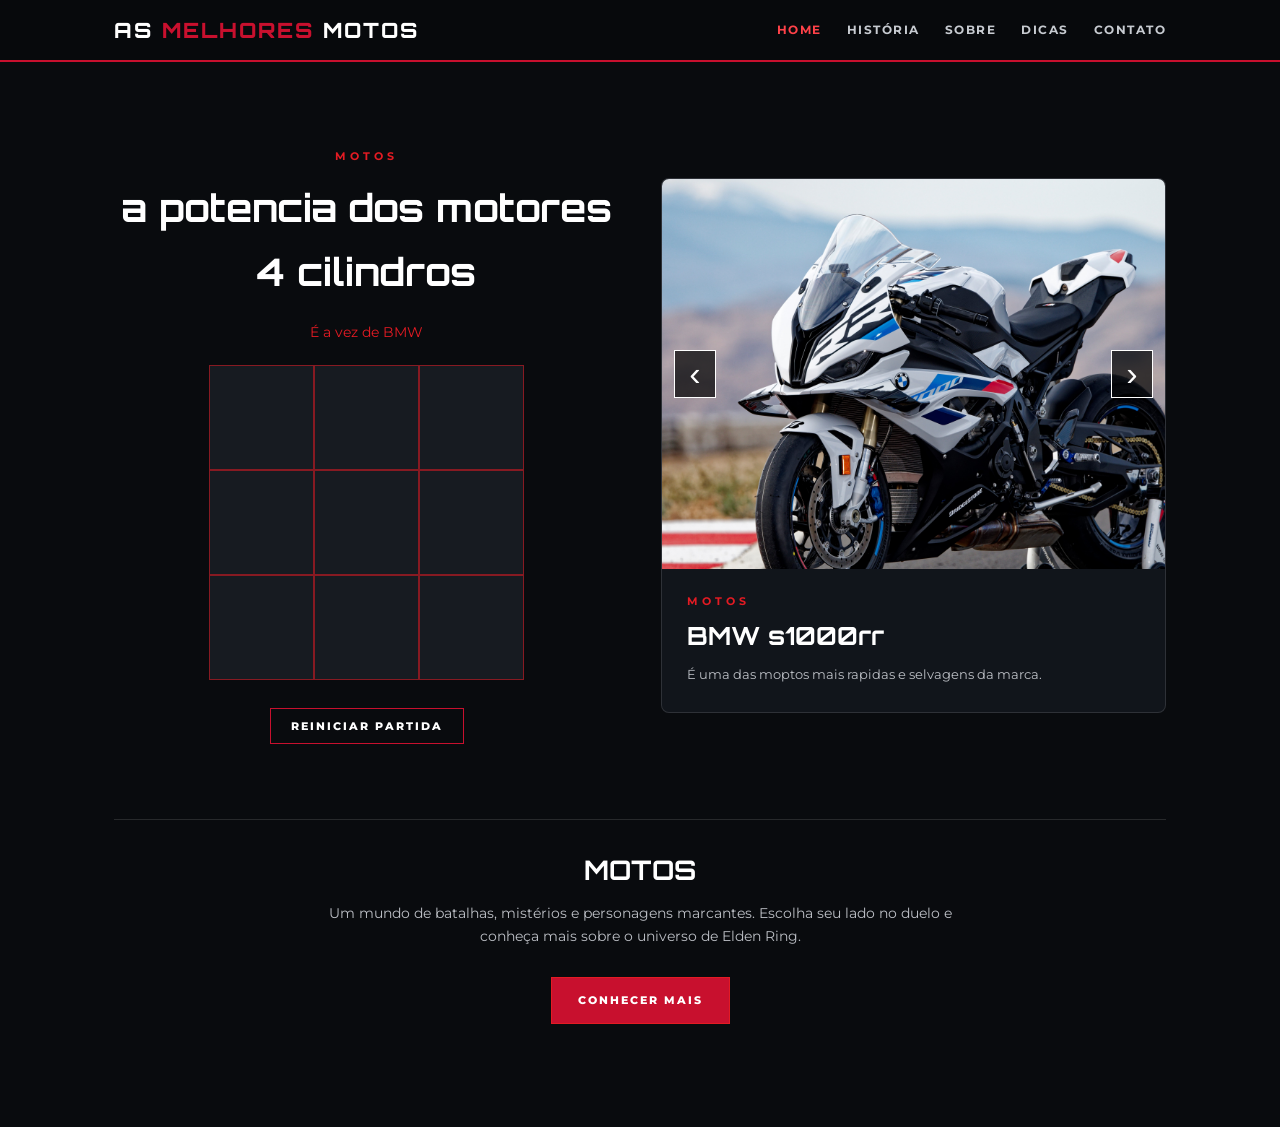
<file: index.html>
<!DOCTYPE html>
<html lang="pt-br">
<head>
<meta charset="UTF-8">
<meta name="viewport" content="width=device-width, initial-scale=1.0">
<meta name="author" content="henrique sena e victor">
<title>Home | Velocidade e motos</title>
<link rel="stylesheet" href="css/style.css">
</head>
<body>
<header>
  <div class="nav-wrap">
    <a class="brand" href="index.html">AS <span>MELHORES</span> MOTOS</a>
    <button class="menu-btn" aria-label="Abrir menu" aria-expanded="false">☰</button>
    <nav>
      <a class="active" href="index.html">Home</a>
      <a href="historia.html">História</a>
      <a href="sobre.html">Sobre</a>
      <a href="dicas.html">Dicas</a>
      <a href="contato.html">Contato</a>
    </nav>
  </div>
</header>

<main class="home-main">
  <section class="home-content">
    <div class="game-area">
      <p class="kicker">motos</p>
      <h1>a potencia dos motores 4 cilindros</h1>
      <p class="status">É a vez de BMW</p>
      <div class="tabuleiro">
        <button class="celula" data-celula aria-label="Casa 1"></button>
        <button class="celula" data-celula aria-label="Casa 2"></button>
        <button class="celula" data-celula aria-label="Casa 3"></button>
        <button class="celula" data-celula aria-label="Casa 4"></button>
        <button class="celula" data-celula aria-label="Casa 5"></button>
        <button class="celula" data-celula aria-label="Casa 6"></button>
        <button class="celula" data-celula aria-label="Casa 7"></button>
        <button class="celula" data-celula aria-label="Casa 8"></button>
        <button class="celula" data-celula aria-label="Casa 9"></button>
      </div>
      <button id="reset-button" class="btn reset-button">Reiniciar partida</button>
    </div>

    <div class="character-showcase">
      <div class="showcase-image">
        <img id="character-image" src="img/s1000.jpg" alt="s1000rr, Lâmina de Miquella">
        <button class="slide-control prev" id="prev-character" aria-label="Personagem anterior">‹</button>
        <button class="slide-control next" id="next-character" aria-label="Próximo personagem">›</button>
      </div>
      <div class="showcase-caption">
        <p class="kicker">MOTOS</p>
        <h2 id="character-name">BMW s1000rr</h2>
        <p id="character-description">É uma das moptos mais rapidas e selvagens da marca.</p>
      </div>
    </div>
  </section>

  <section class="home-about">
    <h2>MOTOS</h2>
    <p>Um mundo de batalhas, mistérios e personagens marcantes. Escolha seu lado no duelo e conheça mais sobre o universo de Elden Ring.</p>
    <a class="btn" href="dicas.html">Conhecer mais</a>
  </section>
</main>

<script src="js/script.js"></script>
</body>
</html>
</file>
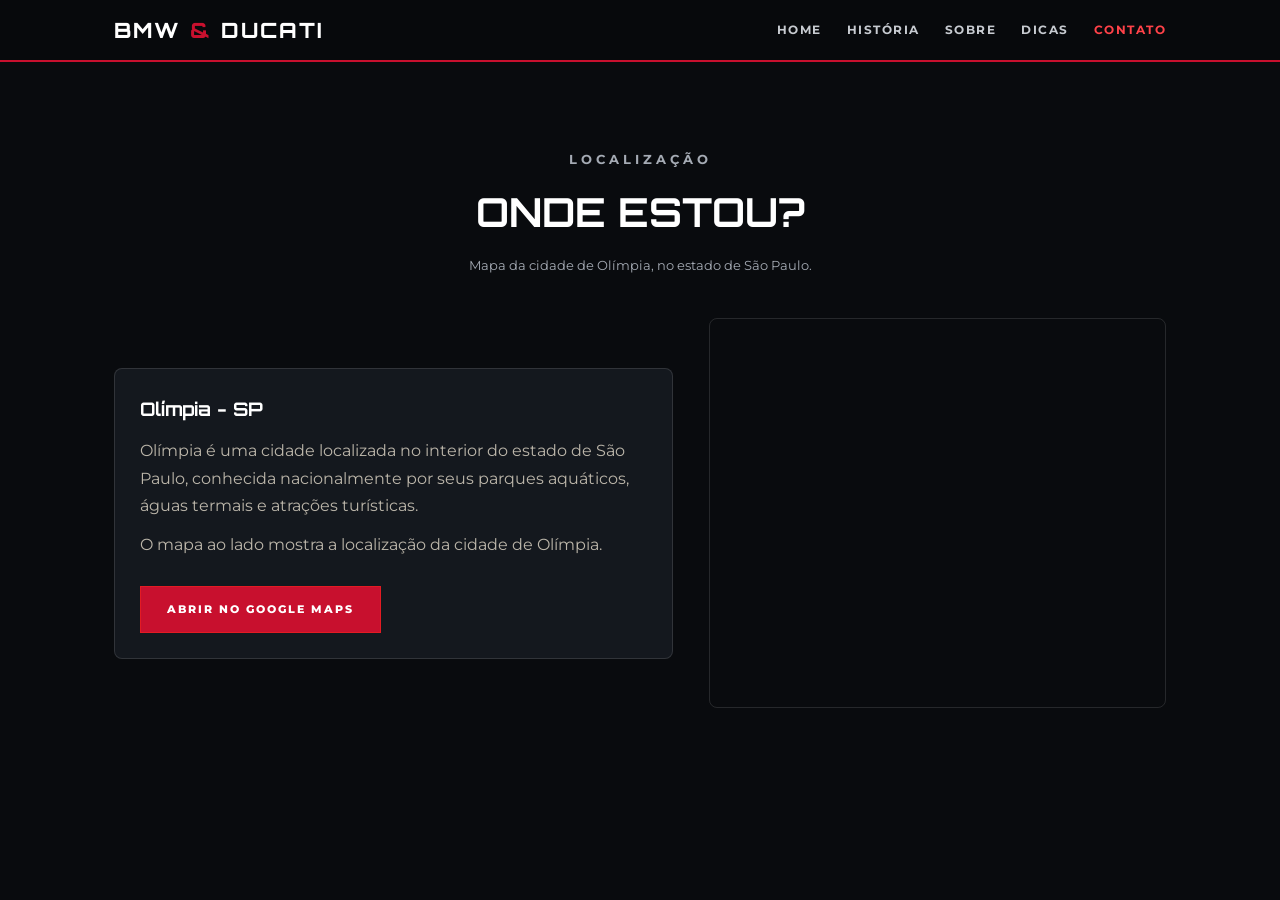
<file: contato.html>
<!DOCTYPE html>
<html lang="pt-br">
<head>
<meta charset="UTF-8">
<meta name="viewport" content="width=device-width, initial-scale=1.0">
<meta name="author" content="henrique sena e victor">
<title>Contato | BMW & Ducati</title>
<link rel="stylesheet" href="css/style.css">
</head>
<body>

<header>
<div class="nav-wrap">
<a class="brand" href="index.html">BMW <span>&</span> DUCATI</a>
<button class="menu-btn" aria-label="Abrir menu" aria-expanded="false">☰</button>
<nav>
<a class="" href="index.html">Home</a>
<a class="" href="historia.html">História</a>
<a class="" href="sobre.html">Sobre</a>
<a class="" href="dicas.html">Dicas</a>
<a class="active" href="contato.html">Contato</a>
</nav>
</div>
</header>

<main>
<section class="section">

<div class="section-heading">
<p class="kicker">Localização</p>
<h2>ONDE ESTOU?</h2>
<p>Mapa da cidade de Olímpia, no estado de São Paulo.</p>
</div>

<div class="content-grid">

<div class="contact-box">
<h3>Olímpia - SP</h3>

<p style="color:#bcb6aa;margin-top:12px">
Olímpia é uma cidade localizada no interior do estado de São Paulo, conhecida nacionalmente por seus parques aquáticos, águas termais e atrações turísticas.
</p>

<p style="color:#bcb6aa;margin-top:12px">
O mapa ao lado mostra a localização da cidade de Olímpia.
</p>

<a class="btn" target="_blank" rel="noopener" href="https://www.google.com/maps/search/?api=1&query=Ol%C3%ADmpia%2C+SP">
Abrir no Google Maps
</a>
</div>

<iframe
class="map"
title="Mapa de Olímpia"
loading="lazy"
src="https://maps.google.com/maps?q=Ol%C3%ADmpia%2C%20SP&t=&z=12&ie=UTF8&iwloc=&output=embed">
</iframe>

</div>
</section>
</main>

<script src="js/script.js"></script>
</body>
</html>
</file>
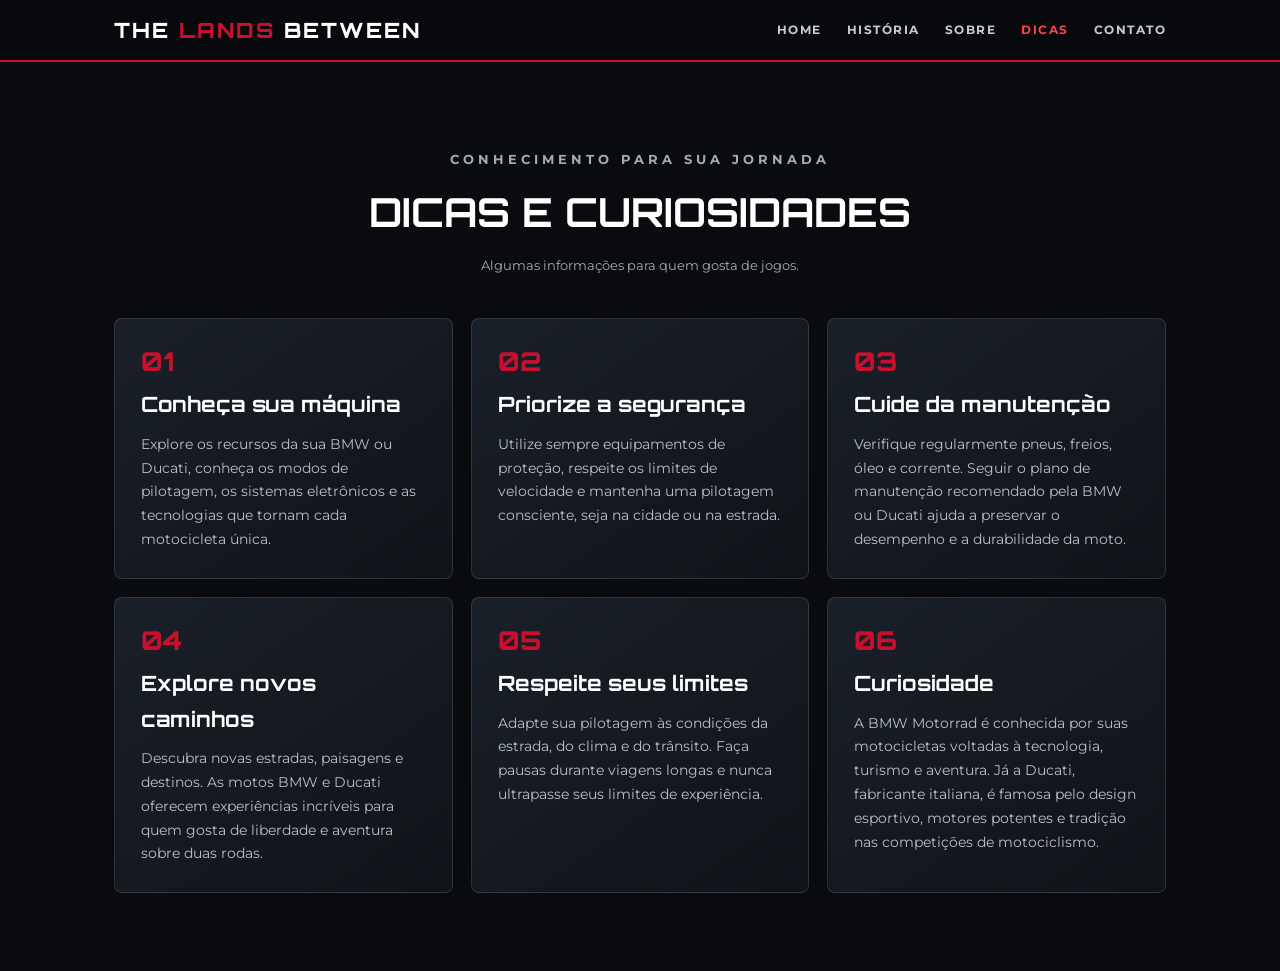
<file: dicas.html>
<!DOCTYPE html>
<html lang="pt-br">
<head>
<meta charset="UTF-8"><meta name="viewport" content="width=device-width, initial-scale=1.0">
<meta name="author" content="Luca Istvan">
<title>Dicas | The Lands Between</title>
<link rel="stylesheet" href="css/style.css">
</head>
<body>
<header><div class="nav-wrap">
<a class="brand" href="index.html">THE <span>LANDS</span> BETWEEN</a>
<button class="menu-btn" aria-label="Abrir menu" aria-expanded="false">☰</button>
<nav><a class="" href="index.html">Home</a><a class="" href="historia.html">História</a><a class="" href="sobre.html">Sobre</a><a class="active" href="dicas.html">Dicas</a><a class="" href="contato.html">Contato</a></nav>
</div></header>
<main><section class="section">
<div class="section-heading"><p class="kicker">Conhecimento para sua jornada</p><h2>DICAS E CURIOSIDADES</h2><p>Algumas informações para quem gosta de jogos.</p></div>
<div class="tips">

<article class="card">
    <div class="tip-number">01</div>
    <h3>Conheça sua máquina</h3>
    <p>Explore os recursos da sua BMW ou Ducati, conheça os modos de pilotagem, os sistemas eletrônicos e as tecnologias que tornam cada motocicleta única.</p>
</article>

<article class="card">
    <div class="tip-number">02</div>
    <h3>Priorize a segurança</h3>
    <p>Utilize sempre equipamentos de proteção, respeite os limites de velocidade e mantenha uma pilotagem consciente, seja na cidade ou na estrada.</p>
</article>

<article class="card">
    <div class="tip-number">03</div>
    <h3>Cuide da manutenção</h3>
    <p>Verifique regularmente pneus, freios, óleo e corrente. Seguir o plano de manutenção recomendado pela BMW ou Ducati ajuda a preservar o desempenho e a durabilidade da moto.</p>
</article>

<article class="card">
    <div class="tip-number">04</div>
    <h3>Explore novos caminhos</h3>
    <p>Descubra novas estradas, paisagens e destinos. As motos BMW e Ducati oferecem experiências incríveis para quem gosta de liberdade e aventura sobre duas rodas.</p>
</article>

<article class="card">
    <div class="tip-number">05</div>
    <h3>Respeite seus limites</h3>
    <p>Adapte sua pilotagem às condições da estrada, do clima e do trânsito. Faça pausas durante viagens longas e nunca ultrapasse seus limites de experiência.</p>
</article>

<article class="card">
    <div class="tip-number">06</div>
    <h3>Curiosidade</h3>
    <p>A BMW Motorrad é conhecida por suas motocicletas voltadas à tecnologia, turismo e aventura. Já a Ducati, fabricante italiana, é famosa pelo design esportivo, motores potentes e tradição nas competições de motociclismo.</p>
</article>

<script src="js/script.js"></script>
</body></html>
</file>
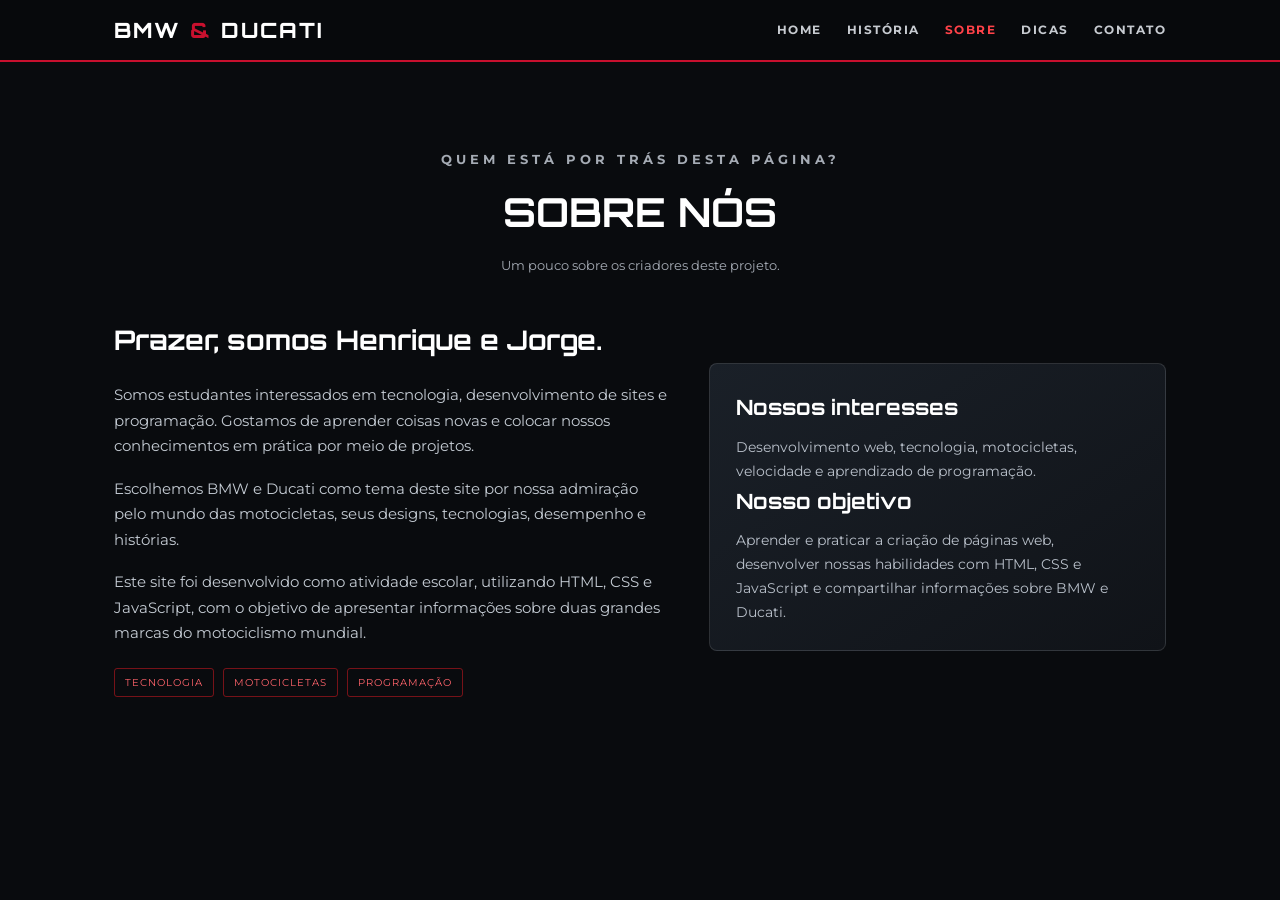
<file: sobre.html>
<!DOCTYPE html>
<html lang="pt-br">
<head>
<meta charset="UTF-8">
<meta name="viewport" content="width=device-width, initial-scale=1.0">
<meta name="author" content="Henrique Sena e Victor">
<title>Sobre | BMW & Ducati</title>
<link rel="stylesheet" href="css/style.css">
</head>
<body>

<header>
<div class="nav-wrap">
<a class="brand" href="index.html">BMW <span>&</span> DUCATI</a>
<button class="menu-btn" aria-label="Abrir menu" aria-expanded="false">☰</button>
<nav>
<a class="" href="index.html">Home</a>
<a class="" href="historia.html">História</a>
<a class="active" href="sobre.html">Sobre</a>
<a class="" href="dicas.html">Dicas</a>
<a class="" href="contato.html">Contato</a>
</nav>
</div>
</header>

<main>
<section class="section">

<div class="section-heading">
<p class="kicker">Quem está por trás desta página?</p>
<h2>SOBRE NÓS</h2>
<p>Um pouco sobre os criadores deste projeto.</p>
</div>

<div class="content-grid">

<div class="prose">
<h2>Prazer, somos Henrique e Jorge.</h2>

<p>Somos estudantes interessados em tecnologia, desenvolvimento de sites e programação. Gostamos de aprender coisas novas e colocar nossos conhecimentos em prática por meio de projetos.</p>

<p>Escolhemos BMW e Ducati como tema deste site por nossa admiração pelo mundo das motocicletas, seus designs, tecnologias, desempenho e histórias.</p>

<p>Este site foi desenvolvido como atividade escolar, utilizando HTML, CSS e JavaScript, com o objetivo de apresentar informações sobre duas grandes marcas do motociclismo mundial.</p>

<span class="tag">Tecnologia</span>
<span class="tag">Motocicletas</span>
<span class="tag">Programação</span>

</div>

<div class="card">
<h3>Nossos interesses</h3>
<p>Desenvolvimento web, tecnologia, motocicletas, velocidade e aprendizado de programação.</p>

<h3>Nosso objetivo</h3>
<p>Aprender e praticar a criação de páginas web, desenvolver nossas habilidades com HTML, CSS e JavaScript e compartilhar informações sobre BMW e Ducati.</p>
</div>

</div>
</section>
</main>

<script src="js/script.js"></script>
</body>
</html>
</file>
<file: css/style.css>
@import url('https://fonts.googleapis.com/css2?family=Orbitron:wght@400;500;600;700;800;900&family=Montserrat:wght@300;400;500;600;700;800&display=swap');

:root {
    --gold: #e31b23;
    --gold-light: #ff4249;
    --red: #c8102e;
    --blue: #168bd2;
    --bg: #090b0e;
    --panel: #14181e;
    --muted: #a5abb4;
    --line: rgba(255,255,255,.12);
}

* {
    box-sizing: border-box;
    margin: 0;
    padding: 0;
}

html {
    scroll-behavior: smooth;
}

body {
    background: var(--bg);
    color: #f4f5f7;
    font-family: Montserrat, Arial, sans-serif;
    line-height: 1.7;
}

a {
    color: inherit;
    text-decoration: none;
}

/* MENU */

header {
    position: sticky;
    top: 0;
    z-index: 10;
    background: rgba(8,10,13,.96);
    border-bottom: 2px solid var(--red);
    backdrop-filter: blur(12px);
}

.nav-wrap {
    max-width: 1180px;
    margin: auto;
    padding: 17px 5%;
    display: flex;
    align-items: center;
    justify-content: space-between;
    gap: 20px;
}

.brand {
    font: 800 21px Orbitron, sans-serif;
    letter-spacing: 2px;
    color: #fff;
}

.brand span {
    color: var(--red);
}

nav {
    display: flex;
    gap: 25px;
    align-items: center;
}

nav a {
    font-size: 12px;
    font-weight: 700;
    letter-spacing: 1.5px;
    text-transform: uppercase;
    color: #c7cbd1;
    transition: .3s;
}

nav a:hover,
nav a.active {
    color: var(--gold-light);
}

.menu-btn {
    display: none;
    background: none;
    border: 1px solid var(--line);
    color: white;
    padding: 7px 11px;
    font-size: 19px;
    cursor: pointer;
}

/* TÍTULOS */

h1, h2, h3, .page-title {
    font-family: Orbitron, sans-serif;
    font-weight: 700;
}

.kicker {
    color: var(--gold);
    font-size: 11px;
    font-weight: 700;
    letter-spacing: 4px;
    text-transform: uppercase;
}

/* BANNER PRINCIPAL */

.hero {
    min-height: 76vh;
    display: flex;
    align-items: center;
    position: relative;
    overflow: hidden;
    background:
        linear-gradient(90deg,rgba(5,7,10,.96),rgba(5,7,10,.70),rgba(5,7,10,.25)),
        url('../img/moto-banner.jpg') center/cover;
}

.hero-inner {
    width: min(1180px,90%);
    margin: auto;
    padding: 100px 0;
}

.hero h1 {
    font-size: clamp(38px,7vw,78px);
    line-height: 1.15;
    max-width: 760px;
    margin: 18px 0;
    color: white;
    text-transform: uppercase;
}

.hero p {
    max-width: 610px;
    color: #c5c9d0;
    font-size: 15px;
}

/* BOTÕES */

.btn {
    display: inline-block;
    margin-top: 28px;
    padding: 13px 26px;
    border: 1px solid var(--gold);
    background: var(--red);
    color: white;
    font-size: 11px;
    font-weight: 800;
    letter-spacing: 2px;
    text-transform: uppercase;
    transition: .3s;
}

.btn:hover {
    background: white;
    color: #111;
    border-color: white;
    transform: translateY(-3px);
}

/* CONTEÚDO */

main {
    min-height: 70vh;
}

.section {
    max-width: 1180px;
    margin: auto;
    padding: 78px 5%;
}

.section-heading {
    text-align: center;
    margin-bottom: 42px;
}

.section-heading h2 {
    font-size: clamp(25px,4vw,40px);
    color: white;
    margin-top: 8px;
}

.section-heading p {
    color: var(--muted);
    font-size: 13px;
    margin-top: 8px;
}

/* CARDS */

.cards {
    display: grid;
    grid-template-columns: repeat(2,minmax(0,1fr));
    gap: 24px;
}

.card {
    background: linear-gradient(145deg,#1a2028,#101318);
    border: 1px solid var(--line);
    padding: 26px;
    border-radius: 8px;
    transition: .3s;
}

.card:hover {
    transform: translateY(-6px);
    border-color: var(--red);
    box-shadow: 0 12px 30px rgba(200,16,46,.13);
}

.card h3 {
    color: white;
    font-size: 21px;
    margin-bottom: 10px;
}

.card p {
    color: #b9c0ca;
    font-size: 14px;
}

/* MOTOCICLETAS */

.character {
    padding: 0;
    overflow: hidden;
}

.character img {
    width: 100%;
    height: 310px;
    object-fit: cover;
    display: block;
    background: #171717;
    transition: .4s;
}

.character:hover img {
    transform: scale(1.04);
}

.character .card-copy {
    padding: 24px;
}

/* HISTÓRIA E SOBRE */

.content-grid {
    display: grid;
    grid-template-columns: 1.1fr .9fr;
    gap: 36px;
    align-items: center;
}

.content-grid img {
    width: 100%;
    max-height: 420px;
    object-fit: cover;
    border: 1px solid var(--line);
    border-radius: 8px;
}

.prose p {
    color: #c4cbd3;
    margin: 0 0 17px;
    font-size: 15px;
}

.prose h2 {
    font-size: 27px;
    color: white;
    margin-bottom: 18px;
}

.prose h3 {
    color: var(--gold);
    font-size: 20px;
    margin: 25px 0 8px;
}

/* ETIQUETAS */

.tag {
    display: inline-block;
    border: 1px solid rgba(227,27,35,.5);
    color: #ff646b;
    padding: 5px 10px;
    margin: 5px 5px 0 0;
    font-size: 10px;
    letter-spacing: 1px;
    text-transform: uppercase;
    border-radius: 3px;
}

/* DICAS */

.tips {
    display: grid;
    grid-template-columns: repeat(3,minmax(0,1fr));
    gap: 18px;
}

.tip-number {
    font: 800 26px Orbitron, sans-serif;
    color: var(--red);
    margin-bottom: 10px;
}

/* MAPA E CONTATO */

.map {
    width: 100%;
    height: 390px;
    border: 1px solid var(--line);
    border-radius: 8px;
    filter: grayscale(.5) contrast(1.05);
}

.contact-box {
    background: var(--panel);
    padding: 25px;
    border: 1px solid var(--line);
    border-radius: 8px;
}

.contact-box h3 {
    color: white;
}

/* RODAPÉ */

footer {
    border-top: 2px solid var(--red);
    padding: 25px 5%;
    text-align: center;
    color: #858c96;
    font-size: 11px;
    letter-spacing: 1px;
}

footer span {
    color: var(--red);
}

/* PÁGINA INICIAL */

.home-main {
    max-width: 1180px;
    margin: 0 auto;
    padding: 65px 5% 75px;
}

.home-content {
    display: grid;
    grid-template-columns: 1fr 1fr;
    gap: 42px;
    align-items: center;
}

/* JOGO */

.game-area {
    text-align: center;
    padding: 20px 0;
}

.game-area h1 {
    font-size: clamp(25px,3vw,38px);
    color: white;
    margin: 10px 0;
}

.status {
    color: var(--gold);
    font-size: 14px;
    margin: 16px 0;
}

.tabuleiro {
    display: grid;
    grid-template-columns: repeat(3,minmax(70px,105px));
    grid-template-rows: repeat(3,minmax(70px,105px));
    justify-content: center;
    margin: 20px auto;
}

.celula {
    border: 1px solid rgba(227,27,35,.55);
    background: #171b21;
    display: flex;
    align-items: center;
    justify-content: center;
    cursor: pointer;
    min-width: 0;
    min-height: 0;
    padding: 8px;
    transition: .2s;
}

.celula:hover {
    background: #292e37;
}

.celula img {
    width: 100%;
    height: 100%;
    object-fit: contain;
}

.reset-button {
    margin-top: 8px;
    background: transparent;
    color: white;
    border: 1px solid var(--red);
    padding: 10px 20px;
    cursor: pointer;
    font-family: Montserrat,Arial,sans-serif;
}

/* DESTAQUE DE MOTOS */

.character-showcase {
    border: 1px solid var(--line);
    background: #11151b;
    border-radius: 8px;
    overflow: hidden;
}

.showcase-image {
    height: 390px;
    position: relative;
    background: #080909;
}

.showcase-image img {
    width: 100%;
    height: 100%;
    object-fit: cover;
    display: block;
}

.slide-control {
    position: absolute;
    top: 50%;
    transform: translateY(-50%);
    border: 1px solid white;
    background: rgba(0,0,0,.7);
    color: white;
    font-size: 34px;
    width: 42px;
    height: 48px;
    cursor: pointer;
    transition: .3s;
}

.slide-control:hover {
    background: var(--red);
}

.slide-control.prev {
    left: 12px;
}

.slide-control.next {
    right: 12px;
}

.showcase-caption {
    padding: 23px 25px 27px;
}

.showcase-caption h2 {
    font-size: 25px;
    color: white;
    margin: 5px 0;
}

.showcase-caption p:last-child {
    font-size: 13px;
    color: #bcbfc5;
}

.home-about {
    margin-top: 55px;
    padding: 28px;
    border-top: 1px solid var(--line);
    text-align: center;
}

.home-about h2 {
    font-size: 27px;
    color: white;
    margin-bottom: 8px;
}

.home-about p {
    max-width: 650px;
    margin: auto;
    color: #bcbfc5;
    font-size: 14px;
}

/* RESPONSIVIDADE */

@media(max-width:760px) {

    .nav-wrap {
        flex-wrap: wrap;
    }

    .menu-btn {
        display: block;
    }

    nav {
        display: none;
        width: 100%;
        flex-direction: column;
        align-items: flex-start;
        padding: 12px 0 5px;
        gap: 14px;
    }

    nav.open {
        display: flex;
    }

    .hero {
        min-height: 68vh;
    }

    .hero-inner {
        padding: 75px 0;
    }

    .cards,
    .content-grid,
    .tips {
        grid-template-columns: 1fr;
    }

    .character img {
        height: 260px;
    }

    .section {
        padding: 58px 6%;
    }

    .map {
        height: 300px;
    }

    .home-main {
        padding-top: 38px;
    }

    .home-content {
        grid-template-columns: 1fr;
        gap: 30px;
    }

    .showcase-image {
        height: 300px;
    }

    .tabuleiro {
        grid-template-columns: repeat(3,minmax(75px,95px));
        grid-template-rows: repeat(3,minmax(75px,95px));
    }

}
</file>
